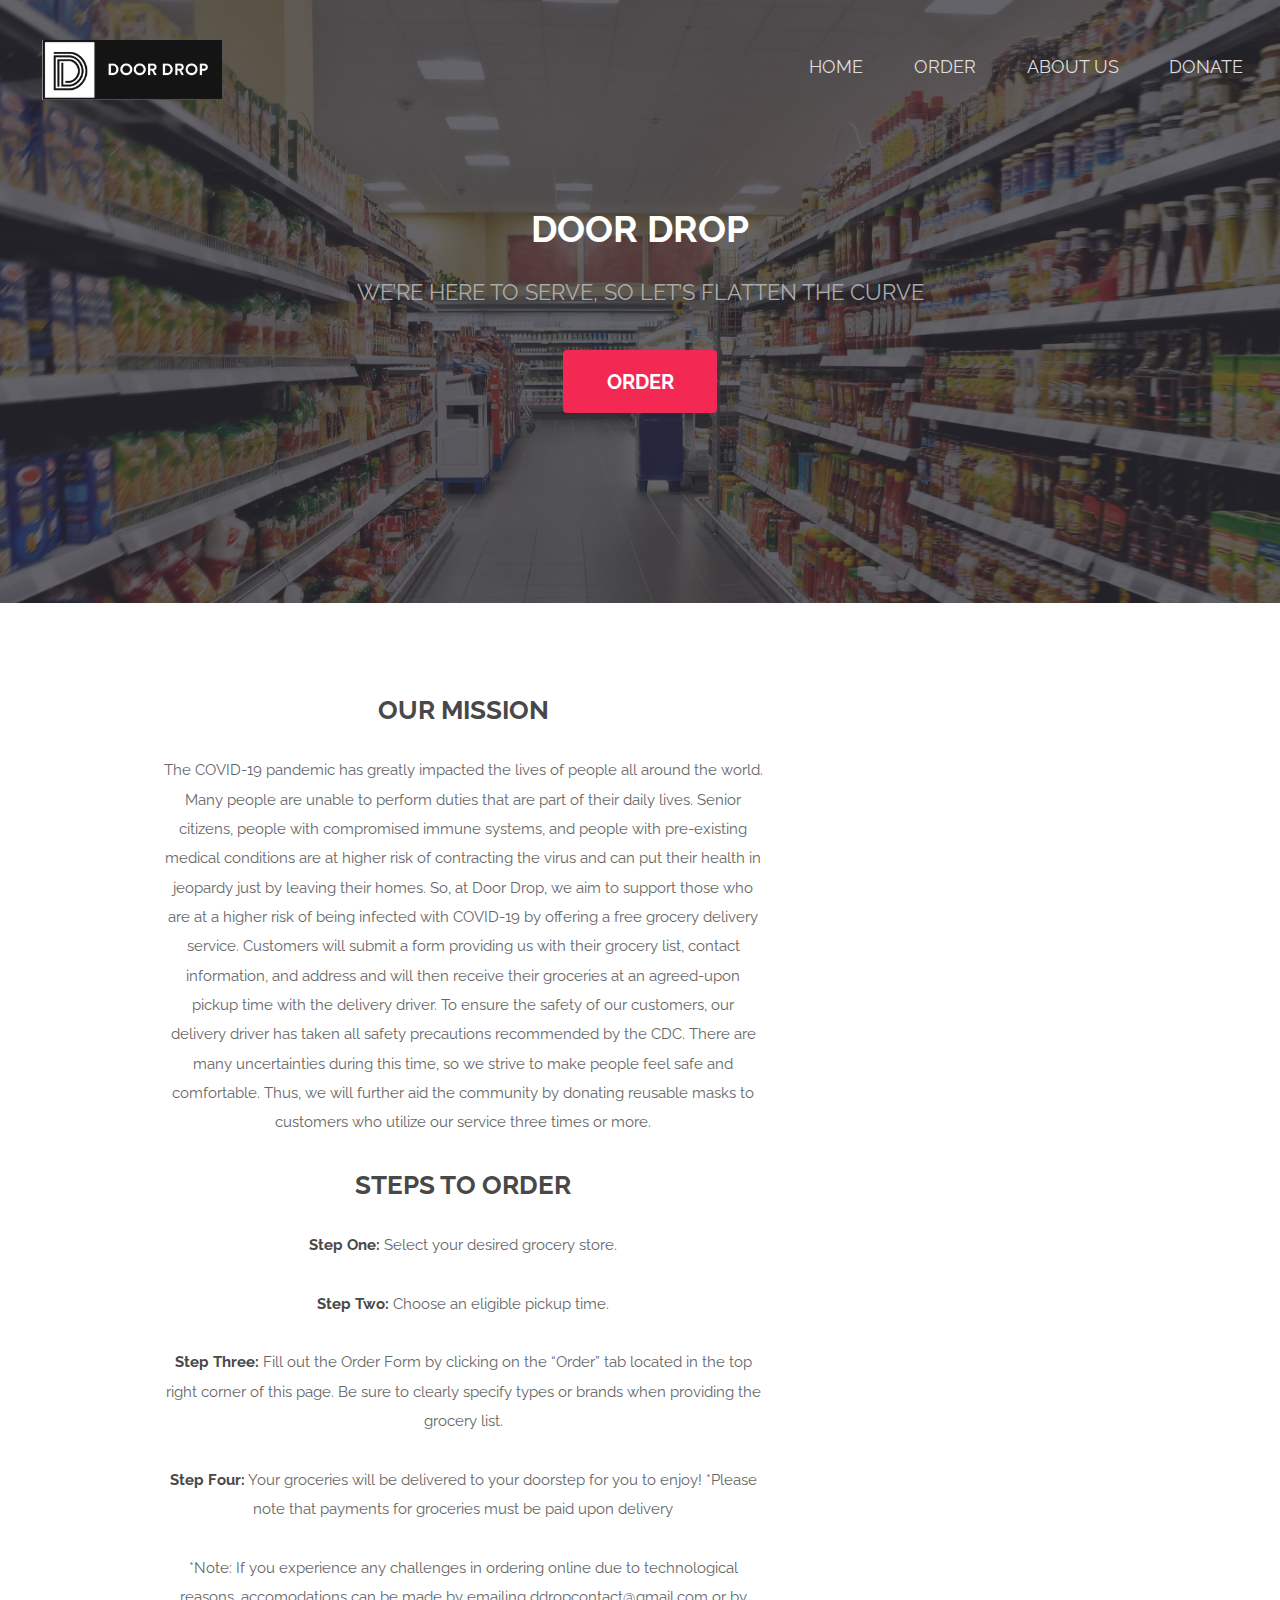
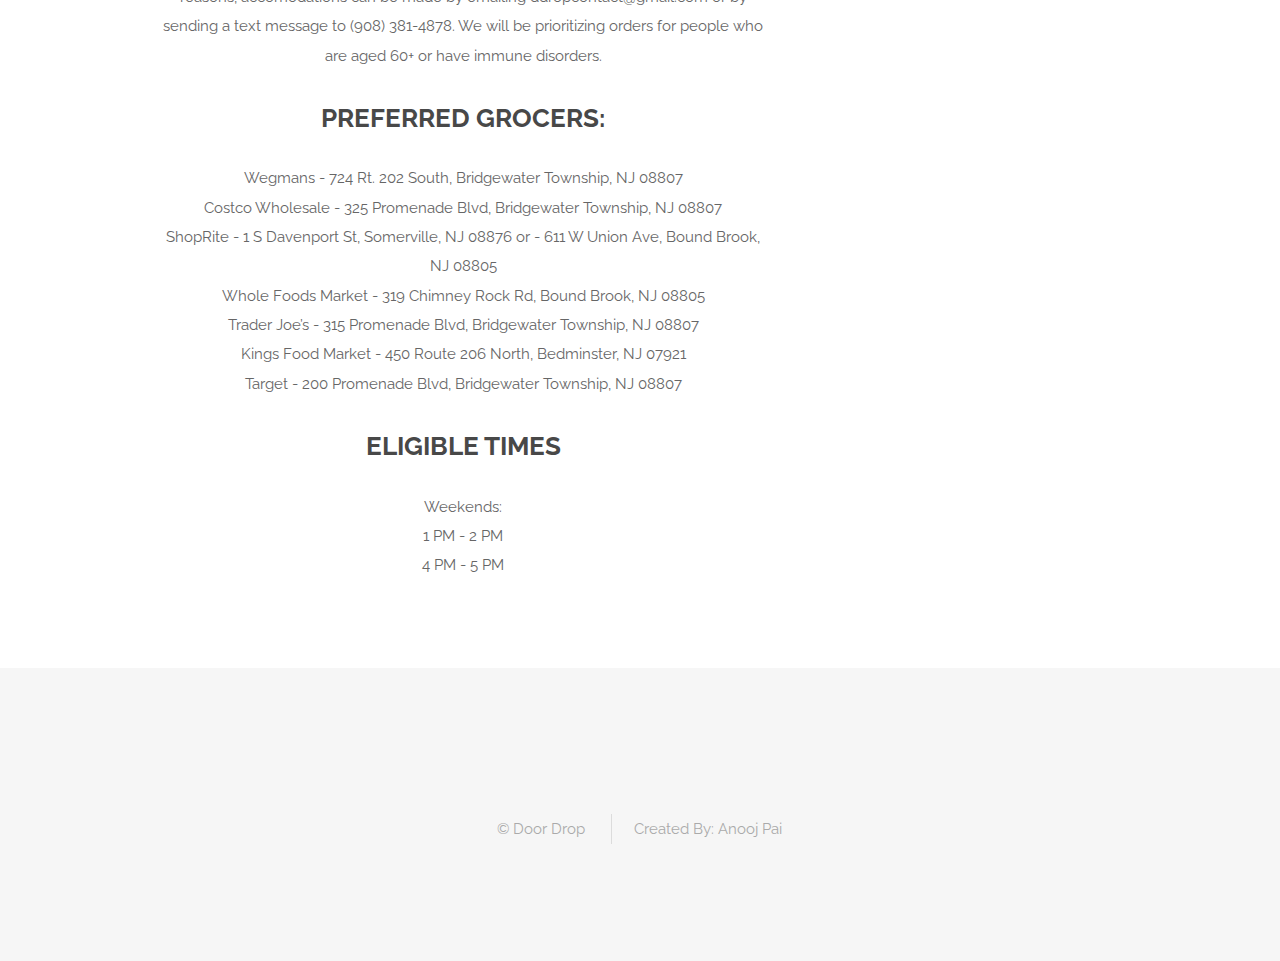
<file: index.html>
<!DOCTYPE HTML>

<html>
	<head>
		<title>Door Drop</title>
		<meta charset="utf-8" />
		<meta name="viewport" content="width=device-width, initial-scale=1" />
		<link rel="stylesheet" href="assets/css/main.css" />
	</head>
	<body class="landing">

		<!-- Header -->
			<header id="header" class="alt">
				<a  href="index.html" class="image logo"><img src="images/logo.png" alt="" style="height: 60% ; width: 60% "/></a>
				<nav id="nav">
					<ul>
						<li><a href="index.html">Home</a></li>
						<li><a href="order.html">Order</a></li>
						<li><a href="about.html">About Us</a></li>
						<li><a href="donation.html">Donate</a></li>
					</ul>
				</nav>
			</header>

			<a href="#menu" class="navPanelToggle"><span class="fa fa-bars"></span></a>

		<!-- Banner -->
			<section id="banner">
				<h2>Door Drop</h2>
				<p>We’re here to serve, so let’s flatten the curve </p>
				<ul class="actions">
					<li><a href="order.html" class="button special big">Order</a></li>
				</ul>
			</section>

			<!-- One -->
				<section id="one" class="wrapper style1">
					<div class="container 100%">
						<div class="row 200%">
							<div class="6u 12u$(small)">
								<header class="minor">

						</div>
						<center>
						<div class="column">
								<h2>Our Mission</h2>
								<p>The COVID-19 pandemic has greatly impacted the lives of people all around the world. Many people are unable to perform duties that are part of their daily lives. Senior citizens, people with compromised immune systems, and people with pre-existing medical conditions are at higher risk of contracting the virus and can put their health in jeopardy just by leaving their homes. So, at Door Drop, we aim to support those who are at a higher risk of being infected with COVID-19 by offering a free grocery delivery service. Customers will submit a form providing us with their grocery list, contact information, and address and will then receive their groceries at an agreed-upon pickup time with the delivery driver. To ensure the safety of our customers, our delivery driver has taken all safety precautions recommended by the CDC. There are many uncertainties during this time, so we strive to make people feel safe and comfortable. Thus, we will further aid the community by donating reusable masks to customers who utilize our service three times or more.

								</p>
						</div>
					</center>
						<center>
						<div class="column">
								<h2>Steps to Order</h2>
								<p>
<b> Step One: </b> Select your desired grocery store. <br />  <br />

<b> Step Two: </b> Choose an eligible pickup time.  <br />  <br />

<b> Step Three: </b>Fill out the Order Form by clicking on the “Order” tab located in the top right corner of this page. Be sure to clearly specify types or brands when providing the grocery list.
  <br />  <br />

<b> Step Four:</b>  Your groceries will be delivered to your doorstep for you to enjoy!
	      *Please note that payments for groceries must be paid upon delivery
  <br />  <br />

*Note: If you experience any challenges in ordering online due to technological reasons, accomodations can be made by emailing ddropcontact@gmail.com or by sending a text message to (908) 381-4878. We will be prioritizing orders for people who are aged 60+ or have immune disorders.


								</p>
						</div>
					</center>
					<center>
					<div class="column">
							<h2>Preferred Grocers:</h2>
							<p>Wegmans 
- 724 Rt. 202 South, Bridgewater Township, NJ 08807 <br />
Costco Wholesale
- 325 Promenade Blvd, Bridgewater Township, NJ 08807 <br />
ShopRite
- 1 S Davenport St, Somerville, NJ 08876 or - 611 W Union Ave, Bound Brook, NJ 08805 <br />
 Whole Foods Market
- 319 Chimney Rock Rd, Bound Brook, NJ 08805 <br />
Trader Joe’s
	- 315 Promenade Blvd, Bridgewater Township, NJ 08807 <br />
Kings Food Market
- 450 Route 206 North, Bedminster, NJ 07921 <br />
Target
	- 200 Promenade Blvd, Bridgewater Township, NJ 08807 

							</p>
					</div>
</center>
<center>
					<div class="column">
							<h2>Eligible Times</h2>
							<p>
								Weekends: </br>
								1 PM - 2 PM </br>
								4 PM - 5 PM</br>
								
							</p>
					</div>
					</center>
					</div>


				</section>

		<!-- Footer -->
			<footer id="footer">
				<div class="container">
					<ul class="copyright">
						<li>&copy; Door Drop</li>
						<li>Created By: <a href="http://templated.co">Anooj Pai</a></li>
					</ul>
				</div>
			</footer>

		<!-- Scripts -->
			<script src="assets/js/jquery.min.js"></script>
			<script src="assets/js/skel.min.js"></script>
			<script src="assets/js/util.js"></script>
			<script src="assets/js/main.js"></script>

	</body>
</html>
</file>
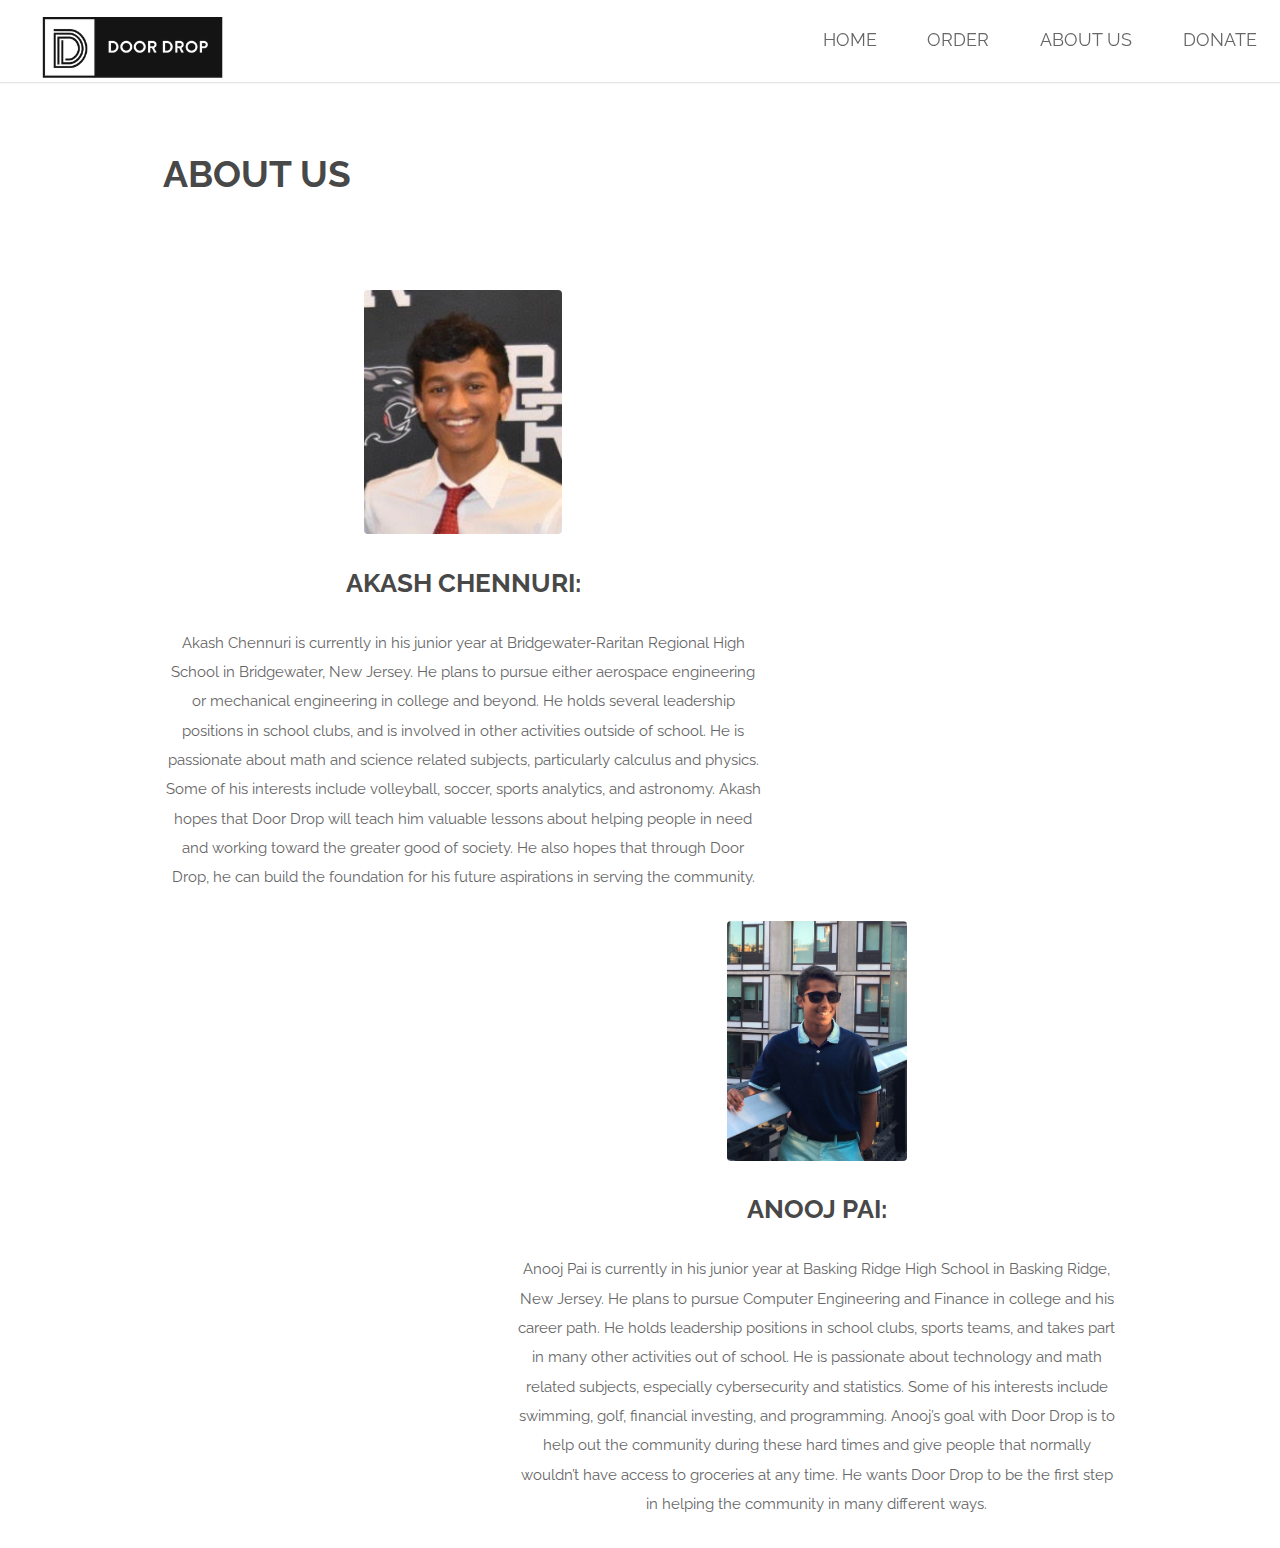
<file: about.html>
<!DOCTYPE HTML>

<html>
	<head>
		<title>About - Door Drop</title>
		<meta charset="utf-8" />
		<meta name="viewport" content="width=device-width, initial-scale=1" />
		<link rel="stylesheet" href="assets/css/main.css" />
	</head>
	<body>

		<!-- Header -->
			<header id="header">
				<a  href="index.html" class="image logo2"><img src="images/logo.png" alt="" style="height: 60% ; width: 60% "/></a>
				<nav id="nav">
					<ul>
						<li><a href="index.html">Home</a></li>
						<li><a href="order.html">Order</a></li>
						<li><a href="about.html">About Us</a></li>
						<li><a href="donation.html">Donate</a></li>
					</ul>
				</nav>
			</header>

			<a href="#menu" class="navPanelToggle"><span class="fa fa-bars"></span></a>

		<!-- Main -->
			<section id="main" class="wrapper">
				<div class="container">
					<header class="major special">
						<h2>About Us</h2>
					</header>

					<center>
					<div class="column">
						<a class="image fit"><img src="images/kash.jpg" alt="" style="height: 33% ; width: 33% "/></a>
							<h2>Akash Chennuri: </h2>
							<p>Akash Chennuri is currently in his junior year at Bridgewater-Raritan Regional High School in Bridgewater, New Jersey. He plans to pursue either aerospace engineering or mechanical engineering in college and beyond. He holds several leadership positions in school clubs, and is involved in other activities outside of school. He is passionate about math and science related subjects, particularly calculus and physics. Some of his interests include volleyball, soccer, sports analytics, and astronomy. Akash hopes that Door Drop will teach him valuable lessons about helping people in need and working toward the greater good of society. He also hopes that through Door Drop, he can build the foundation for his future aspirations in serving the community.</p>
							</p>
					</div>
				</center>
				<center>
					<div class="column2">
						<a class="image fit"><img src="images/anooj.jpg" alt="" style="height: 30% ; width: 30% "/></a>
							<h2>Anooj Pai: </h2>
							<p>Anooj Pai is currently in his junior year at Basking Ridge High School in Basking Ridge, New Jersey. He plans to pursue Computer Engineering and Finance in college and his career path. He holds leadership positions in school clubs, sports teams, and takes part in many other activities out of school. He is passionate about technology and math related subjects, especially cybersecurity and statistics. Some of his interests include swimming, golf, financial investing, and programming. Anooj’s goal with Door Drop is to help out the community during these hard times and give people that normally wouldn’t have access to groceries at any time. He wants Door Drop to be the first step in helping the community in many different ways.
							</p>
					</div>
				</center>
						</div>



			</section>


		<!-- Scripts -->
			<script src="assets/js/jquery.min.js"></script>
			<script src="assets/js/skel.min.js"></script>
			<script src="assets/js/util.js"></script>
			<script src="assets/js/main.js"></script>

	</body>
</html>
</file>
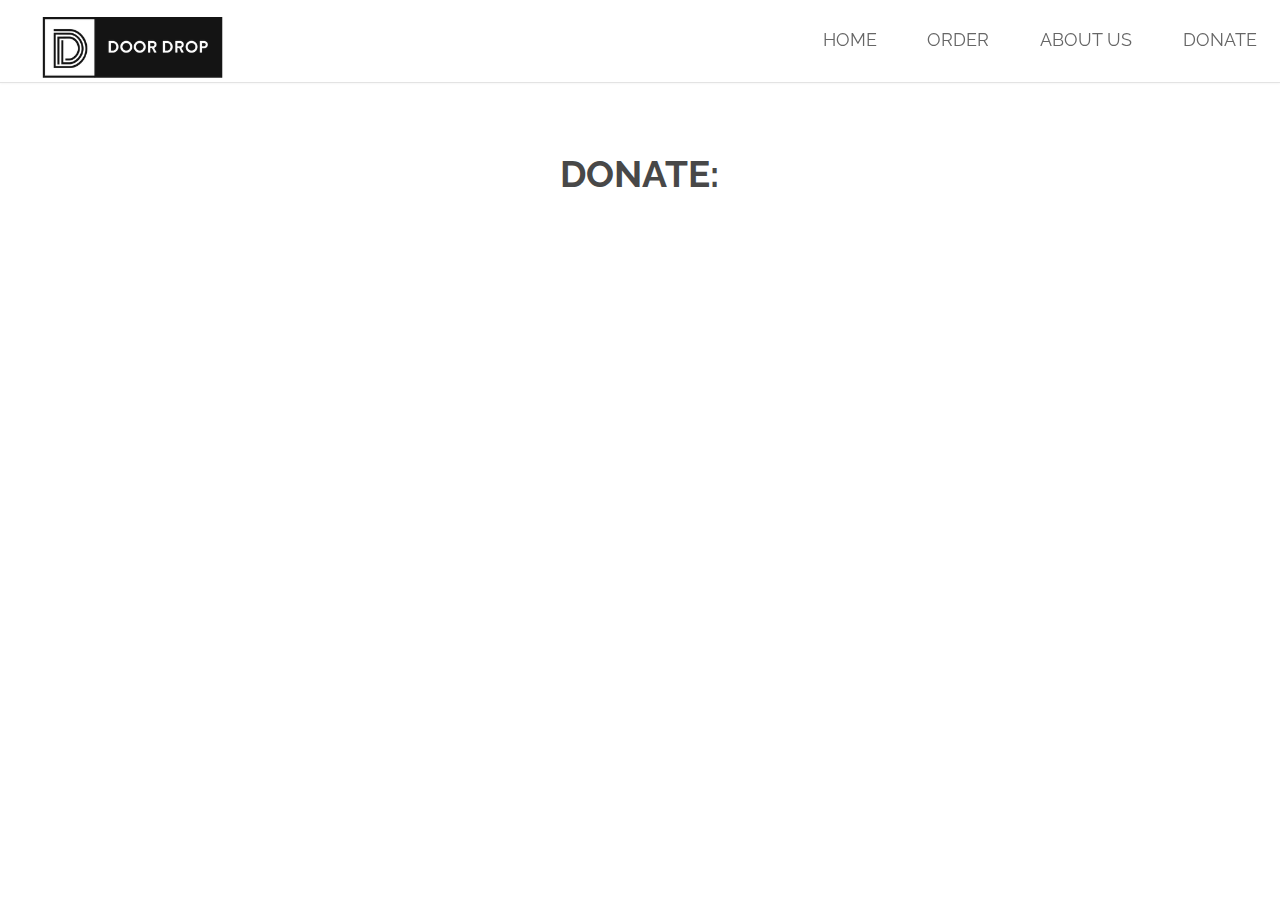
<file: donation.html>
<!DOCTYPE HTML>

<html>
	<head>
		<title>Donate - Door Drop</title>
		<meta charset="utf-8" />
		<meta name="viewport" content="width=device-width, initial-scale=1" />
		<link rel="stylesheet" href="assets/css/main.css" />
	</head>
	<body>

		<!-- Header -->
			<header id="header">
				<a  href="index.html" class="image logo2"><img src="images/logo.png" alt="" style="height: 60% ; width: 60% "/></a>
				<nav id="nav">
					<ul>
						<li><a href="index.html">Home</a></li>
						<li><a href="elements.html">Order</a></li>
						<li><a href="about.html">About Us</a></li>
						<li><a href="donation.html">Donate</a></li>
					</ul>
				</nav>
			</header>

			<a href="#menu" class="navPanelToggle"><span class="fa fa-bars"></span></a>

		<!-- Main -->
			<section id="main" class="wrapper">
				<div class="container">
					<header class="major special">
						<center>
						<h2>Donate:</h2>
					</center>
					</header>

						<center>
					<embed height="500px" width="100%" src="https://www.gofundme.com/f/door-drop-tips-amp-donations" type="text/html"></embed>
				</center>


		<!-- Scripts -->
			<script src="assets/js/jquery.min.js"></script>
			<script src="assets/js/skel.min.js"></script>
			<script src="assets/js/util.js"></script>
			<script src="assets/js/main.js"></script>


	</body>
</html>
</file>
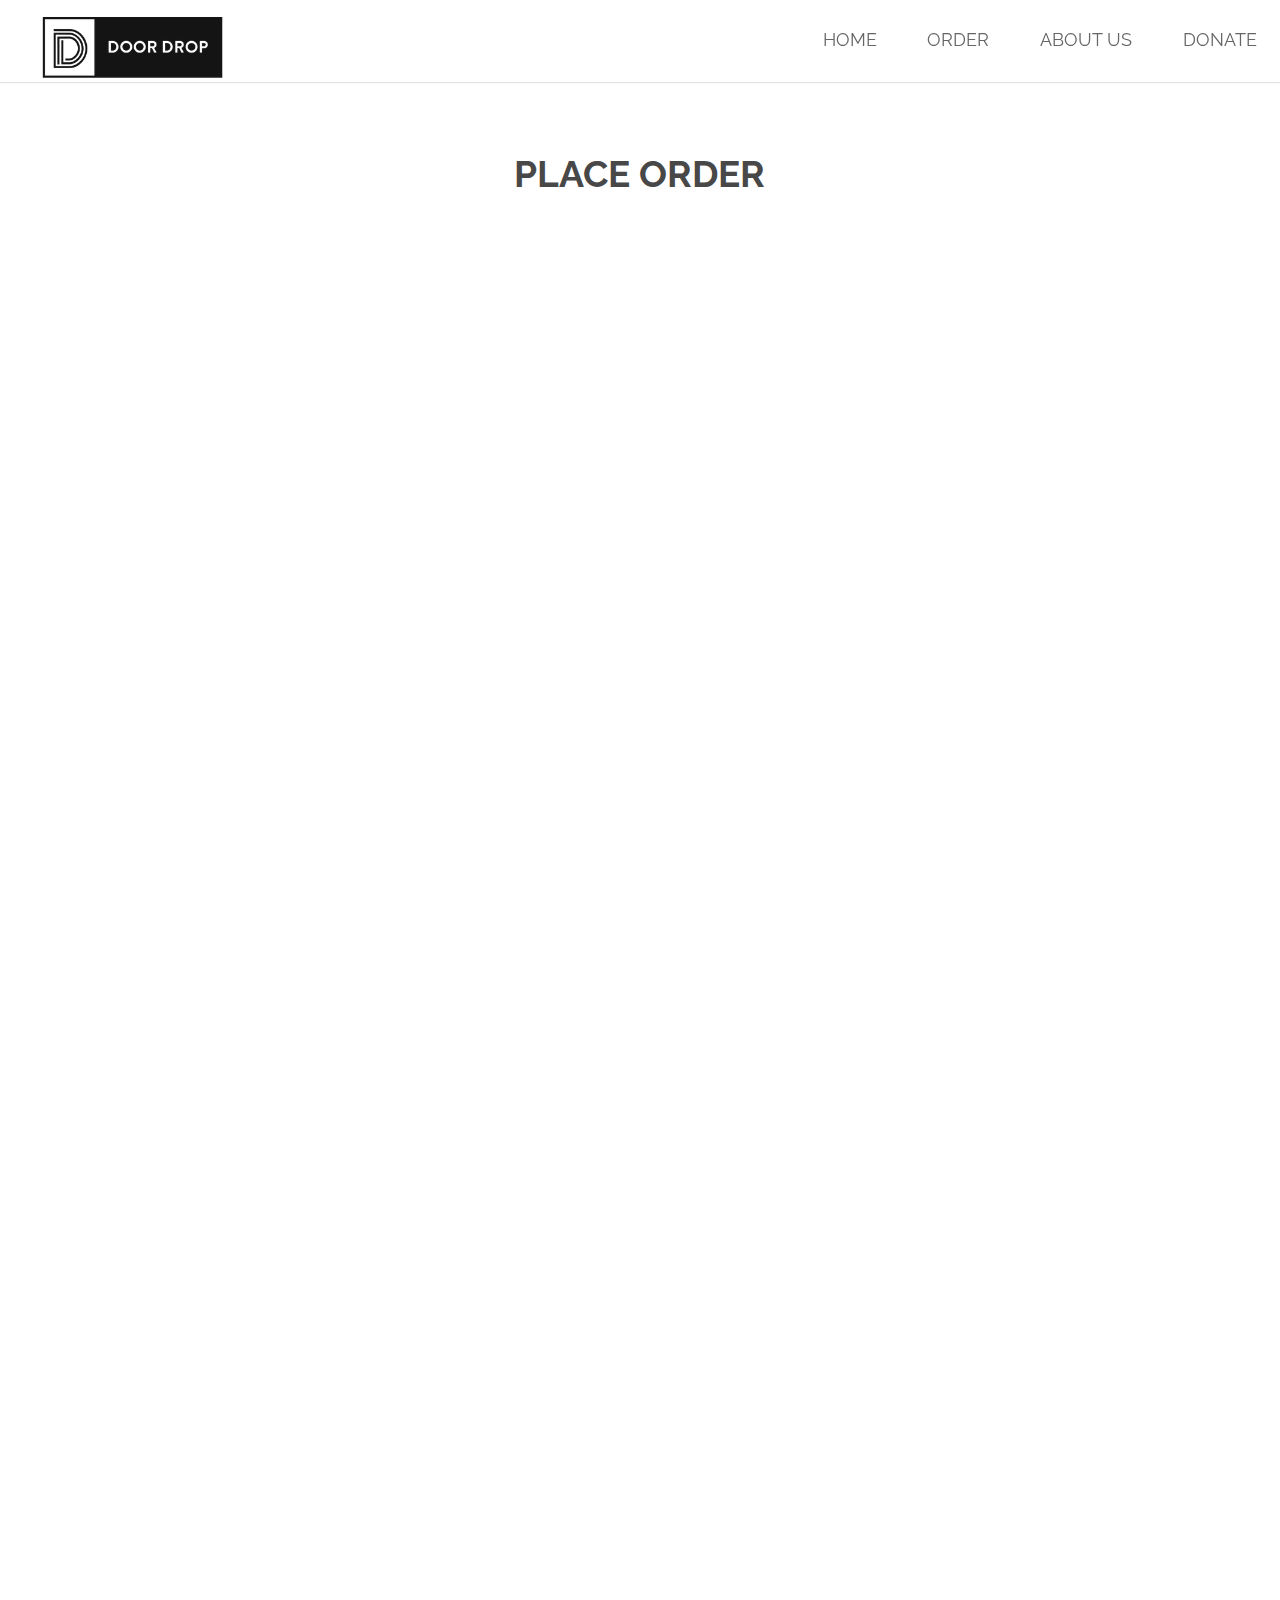
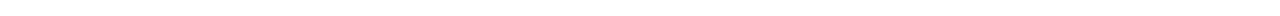
<file: order.html>
<!DOCTYPE HTML>

<html>
	<head>
		<title>Order - Door Drop</title>
		<meta charset="utf-8" />
		<meta name="viewport" content="width=device-width, initial-scale=1" />
		<link rel="stylesheet" href="assets/css/main.css" />
	</head>
	<body>

		<!-- Header -->
			<header id="header">
				<a  href="index.html" class="image logo2"><img src="images/logo.png" alt="" style="height: 60% ; width: 60% "/></a>
				<nav id="nav">
					<ul>
						<li><a href="index.html">Home</a></li>
						<li><a href="elements.html">Order</a></li>
						<li><a href="about.html">About Us</a></li>
						<li><a href="donation.html">Donate</a></li>
					</ul>
				</nav>
			</header>

			<a href="#menu" class="navPanelToggle"><span class="fa fa-bars"></span></a>

		<!-- Main -->
			<section id="main" class="wrapper">
				<div class="container">
					<header class="major special">
						<center>
						<h2>Place Order</h2>
					</center>
					</header>

						<center>
					<iframe src="https://docs.google.com/forms/d/e/1FAIpQLSeWFxS4ILHnZOul4ZWFOLtKa5EHZmjkNYTiNufgRbAPoO8VFw/viewform?embedded=true" width="640" height="1258" frameborder="0" marginheight="0" marginwidth="0">Loading…</iframe>
				</center>


		<!-- Scripts -->
			<script src="assets/js/jquery.min.js"></script>
			<script src="assets/js/skel.min.js"></script>
			<script src="assets/js/util.js"></script>
			<script src="assets/js/main.js"></script>


	</body>
</html>
</file>
<file: assets/css/main.css>
@import url(font-awesome.min.css);
@import url(https://fonts.googleapis.com/css?family=Raleway:400,700);

/*
	Spatial by TEMPLATED
	templated.co @templatedco
	Released for free under the Creative Commons Attribution 3.0 license (templated.co/license)
*/

/* Reset */

	html, body, div, span, applet, object, iframe, h1, h2, h3, h4, h5, h6, p, blockquote, pre, a, abbr, acronym, address, big, cite, code, del, dfn, em, img, ins, kbd, q, s, samp, small, strike, strong, sub, sup, tt, var, b, u, i, center, dl, dt, dd, ol, ul, li, fieldset, form, label, legend, table, caption, tbody, tfoot, thead, tr, th, td, article, aside, canvas, details, embed, figure, figcaption, footer, header, hgroup, menu, nav, output, ruby, section, summary, time, mark, audio, video {
		margin: 0;
		padding: 0;
		border: 0;
		font-size: 100%;
		font: inherit;
		vertical-align: baseline;
	}

	article, aside, details, figcaption, figure, footer, header, hgroup, menu, nav, section {
		display: block;
	}

	body {
		line-height: 1;
	}

	ol, ul {
		list-style: none;
	}

	blockquote, q {
		quotes: none;
	}

	blockquote:before, blockquote:after, q:before, q:after {
		content: '';
		content: none;
	}

	table {
		border-collapse: collapse;
		border-spacing: 0;
	}

	body {
		-webkit-text-size-adjust: none;
	}

	.column {
	     width:600px;
	     float:left
	}

	.column2 {
			 width:600px;
			 float:right
	}


/* Box Model */

	*, *:before, *:after {
		-moz-box-sizing: border-box;
		-webkit-box-sizing: border-box;
		box-sizing: border-box;
	}

/* Containers */

	.container {
		margin-left: auto;
		margin-right: auto;
	}

	.container.\31 25\25 {
		width: 100%;
		max-width: 100em;
		min-width: 80em;
	}

	.container.\37 5\25 {
		width: 60em;
	}

	.container.\35 0\25 {
		width: 40em;
	}

	.container.\32 5\25 {
		width: 20em;
	}

	.container {
		width: 80em;
	}

	@media screen and (max-width: 1680px) {

		.container.\31 25\25 {
			width: 100%;
			max-width: 100em;
			min-width: 80em;
		}

		.container.\37 5\25 {
			width: 60em;
		}

		.container.\35 0\25 {
			width: 40em;
		}

		.container.\32 5\25 {
			width: 20em;
		}

		.container {
			width: 80em;
		}

	}

	@media screen and (max-width: 1280px) {

		.container.\31 25\25 {
			width: 100%;
			max-width: 81.25em;
			min-width: 65em;
		}

		.container.\37 5\25 {
			width: 48.75em;
		}

		.container.\35 0\25 {
			width: 32.5em;
		}

		.container.\32 5\25 {
			width: 16.25em;
		}

		.container {
			width: 65em;
		}

	}

	@media screen and (max-width: 980px) {

		.container.\31 25\25 {
			width: 100%;
			max-width: 112.5%;
			min-width: 90%;
		}

		.container.\37 5\25 {
			width: 67.5%;
		}

		.container.\35 0\25 {
			width: 45%;
		}

		.container.\32 5\25 {
			width: 22.5%;
		}

		.container {
			width: 90%;
		}

	}

	@media screen and (max-width: 736px) {

		.container.\31 25\25 {
			width: 100%;
			max-width: 112.5%;
			min-width: 90%;
		}

		.container.\37 5\25 {
			width: 67.5%;
		}

		.container.\35 0\25 {
			width: 45%;
		}

		.container.\32 5\25 {
			width: 22.5%;
		}

		.container {
			width: 90% !important;
		}

	}

	@media screen and (max-width: 480px) {

		.container.\31 25\25 {
			width: 100%;
			max-width: 112.5%;
			min-width: 90%;
		}

		.container.\37 5\25 {
			width: 67.5%;
		}

		.container.\35 0\25 {
			width: 45%;
		}

		.container.\32 5\25 {
			width: 22.5%;
		}

		.container {
			width: 90% !important;
		}

	}

/* Grid */

	.row {
		border-bottom: solid 1px transparent;
		-moz-box-sizing: border-box;
		-webkit-box-sizing: border-box;
		box-sizing: border-box;
	}

	.row > * {
		float: left;
		-moz-box-sizing: border-box;
		-webkit-box-sizing: border-box;
		box-sizing: border-box;
	}

	.row:after, .row:before {
		content: '';
		display: block;
		clear: both;
		height: 0;
	}

	.row.uniform > * > :first-child {
		margin-top: 0;
	}

	.row.uniform > * > :last-child {
		margin-bottom: 0;
	}

	.row.\30 \25 > * {
		padding: 0 0 0 0em;
	}

	.row.\30 \25 {
		margin: 0 0 -1px 0em;
	}

	.row.uniform.\30 \25 > * {
		padding: 0em 0 0 0em;
	}

	.row.uniform.\30 \25 {
		margin: 0em 0 -1px 0em;
	}

	.row > * {
		padding: 0 0 0 2em;
	}

	.row {
		margin: 0 0 -1px -2em;
	}

	.row.uniform > * {
		padding: 2em 0 0 2em;
	}

	.row.uniform {
		margin: -2em 0 -1px -2em;
	}

	.row.\32 00\25 > * {
		padding: 0 0 0 4em;
	}

	.row.\32 00\25 {
		margin: 0 0 -1px -4em;
	}

	.row.uniform.\32 00\25 > * {
		padding: 4em 0 0 4em;
	}

	.row.uniform.\32 00\25 {
		margin: -4em 0 -1px -4em;
	}

	.row.\31 50\25 > * {
		padding: 0 0 0 3em;
	}

	.row.\31 50\25 {
		margin: 0 0 -1px -3em;
	}

	.row.uniform.\31 50\25 > * {
		padding: 3em 0 0 3em;
	}

	.row.uniform.\31 50\25 {
		margin: -3em 0 -1px -3em;
	}

	.row.\35 0\25 > * {
		padding: 0 0 0 1em;
	}

	.row.\35 0\25 {
		margin: 0 0 -1px -1em;
	}

	.row.uniform.\35 0\25 > * {
		padding: 1em 0 0 1em;
	}

	.row.uniform.\35 0\25 {
		margin: -1em 0 -1px -1em;
	}

	.row.\32 5\25 > * {
		padding: 0 0 0 0.5em;
	}

	.row.\32 5\25 {
		margin: 0 0 -1px -0.5em;
	}

	.row.uniform.\32 5\25 > * {
		padding: 0.5em 0 0 0.5em;
	}

	.row.uniform.\32 5\25 {
		margin: -0.5em 0 -1px -0.5em;
	}

	.\31 2u, .\31 2u\24 {
		width: 100%;
		clear: none;
		margin-left: 0;
	}

	.\31 1u, .\31 1u\24 {
		width: 91.6666666667%;
		clear: none;
		margin-left: 0;
	}

	.\31 0u, .\31 0u\24 {
		width: 83.3333333333%;
		clear: none;
		margin-left: 0;
	}

	.\39 u, .\39 u\24 {
		width: 75%;
		clear: none;
		margin-left: 0;
	}

	.\38 u, .\38 u\24 {
		width: 66.6666666667%;
		clear: none;
		margin-left: 0;
	}

	.\37 u, .\37 u\24 {
		width: 58.3333333333%;
		clear: none;
		margin-left: 0;
	}

	.\36 u, .\36 u\24 {
		width: 50%;
		clear: none;
		margin-left: 0;
	}

	.\35 u, .\35 u\24 {
		width: 41.6666666667%;
		clear: none;
		margin-left: 0;
	}

	.\34 u, .\34 u\24 {
		width: 33.3333333333%;
		clear: none;
		margin-left: 0;
	}

	.\33 u, .\33 u\24 {
		width: 25%;
		clear: none;
		margin-left: 0;
	}

	.\32 u, .\32 u\24 {
		width: 16.6666666667%;
		clear: none;
		margin-left: 0;
	}

	.\31 u, .\31 u\24 {
		width: 8.3333333333%;
		clear: none;
		margin-left: 0;
	}

	.\31 2u\24 + *,
	.\31 1u\24 + *,
	.\31 0u\24 + *,
	.\39 u\24 + *,
	.\38 u\24 + *,
	.\37 u\24 + *,
	.\36 u\24 + *,
	.\35 u\24 + *,
	.\34 u\24 + *,
	.\33 u\24 + *,
	.\32 u\24 + *,
	.\31 u\24 + * {
		clear: left;
	}

	.\-11u {
		margin-left: 91.66667%;
	}

	.\-10u {
		margin-left: 83.33333%;
	}

	.\-9u {
		margin-left: 75%;
	}

	.\-8u {
		margin-left: 66.66667%;
	}

	.\-7u {
		margin-left: 58.33333%;
	}

	.\-6u {
		margin-left: 50%;
	}

	.\-5u {
		margin-left: 41.66667%;
	}

	.\-4u {
		margin-left: 33.33333%;
	}

	.\-3u {
		margin-left: 25%;
	}

	.\-2u {
		margin-left: 16.66667%;
	}

	.\-1u {
		margin-left: 8.33333%;
	}

	@media screen and (max-width: 1680px) {

		.row > * {
			padding: 0 0 0 2em;
		}

		.row {
			margin: 0 0 -1px -2em;
		}

		.row.uniform > * {
			padding: 2em 0 0 2em;
		}

		.row.uniform {
			margin: -2em 0 -1px -2em;
		}

		.row.\32 00\25 > * {
			padding: 0 0 0 4em;
		}

		.row.\32 00\25 {
			margin: 0 0 -1px -4em;
		}

		.row.uniform.\32 00\25 > * {
			padding: 4em 0 0 4em;
		}

		.row.uniform.\32 00\25 {
			margin: -4em 0 -1px -4em;
		}

		.row.\31 50\25 > * {
			padding: 0 0 0 3em;
		}

		.row.\31 50\25 {
			margin: 0 0 -1px -3em;
		}

		.row.uniform.\31 50\25 > * {
			padding: 3em 0 0 3em;
		}

		.row.uniform.\31 50\25 {
			margin: -3em 0 -1px -3em;
		}

		.row.\35 0\25 > * {
			padding: 0 0 0 1em;
		}

		.row.\35 0\25 {
			margin: 0 0 -1px -1em;
		}

		.row.uniform.\35 0\25 > * {
			padding: 1em 0 0 1em;
		}

		.row.uniform.\35 0\25 {
			margin: -1em 0 -1px -1em;
		}

		.row.\32 5\25 > * {
			padding: 0 0 0 0.5em;
		}

		.row.\32 5\25 {
			margin: 0 0 -1px -0.5em;
		}

		.row.uniform.\32 5\25 > * {
			padding: 0.5em 0 0 0.5em;
		}

		.row.uniform.\32 5\25 {
			margin: -0.5em 0 -1px -0.5em;
		}

		.\31 2u\28xlarge\29, .\31 2u\24\28xlarge\29 {
			width: 100%;
			clear: none;
			margin-left: 0;
		}

		.\31 1u\28xlarge\29, .\31 1u\24\28xlarge\29 {
			width: 91.6666666667%;
			clear: none;
			margin-left: 0;
		}

		.\31 0u\28xlarge\29, .\31 0u\24\28xlarge\29 {
			width: 83.3333333333%;
			clear: none;
			margin-left: 0;
		}

		.\39 u\28xlarge\29, .\39 u\24\28xlarge\29 {
			width: 75%;
			clear: none;
			margin-left: 0;
		}

		.\38 u\28xlarge\29, .\38 u\24\28xlarge\29 {
			width: 66.6666666667%;
			clear: none;
			margin-left: 0;
		}

		.\37 u\28xlarge\29, .\37 u\24\28xlarge\29 {
			width: 58.3333333333%;
			clear: none;
			margin-left: 0;
		}

		.\36 u\28xlarge\29, .\36 u\24\28xlarge\29 {
			width: 50%;
			clear: none;
			margin-left: 0;
		}

		.\35 u\28xlarge\29, .\35 u\24\28xlarge\29 {
			width: 41.6666666667%;
			clear: none;
			margin-left: 0;
		}

		.\34 u\28xlarge\29, .\34 u\24\28xlarge\29 {
			width: 33.3333333333%;
			clear: none;
			margin-left: 0;
		}

		.\33 u\28xlarge\29, .\33 u\24\28xlarge\29 {
			width: 25%;
			clear: none;
			margin-left: 0;
		}

		.\32 u\28xlarge\29, .\32 u\24\28xlarge\29 {
			width: 16.6666666667%;
			clear: none;
			margin-left: 0;
		}

		.\31 u\28xlarge\29, .\31 u\24\28xlarge\29 {
			width: 8.3333333333%;
			clear: none;
			margin-left: 0;
		}

		.\31 2u\24\28xlarge\29 + *,
		.\31 1u\24\28xlarge\29 + *,
		.\31 0u\24\28xlarge\29 + *,
		.\39 u\24\28xlarge\29 + *,
		.\38 u\24\28xlarge\29 + *,
		.\37 u\24\28xlarge\29 + *,
		.\36 u\24\28xlarge\29 + *,
		.\35 u\24\28xlarge\29 + *,
		.\34 u\24\28xlarge\29 + *,
		.\33 u\24\28xlarge\29 + *,
		.\32 u\24\28xlarge\29 + *,
		.\31 u\24\28xlarge\29 + * {
			clear: left;
		}

		.\-11u\28xlarge\29 {
			margin-left: 91.66667%;
		}

		.\-10u\28xlarge\29 {
			margin-left: 83.33333%;
		}

		.\-9u\28xlarge\29 {
			margin-left: 75%;
		}

		.\-8u\28xlarge\29 {
			margin-left: 66.66667%;
		}

		.\-7u\28xlarge\29 {
			margin-left: 58.33333%;
		}

		.\-6u\28xlarge\29 {
			margin-left: 50%;
		}

		.\-5u\28xlarge\29 {
			margin-left: 41.66667%;
		}

		.\-4u\28xlarge\29 {
			margin-left: 33.33333%;
		}

		.\-3u\28xlarge\29 {
			margin-left: 25%;
		}

		.\-2u\28xlarge\29 {
			margin-left: 16.66667%;
		}

		.\-1u\28xlarge\29 {
			margin-left: 8.33333%;
		}

	}

	@media screen and (max-width: 1280px) {

		.row > * {
			padding: 0 0 0 1.5em;
		}

		.row {
			margin: 0 0 -1px -1.5em;
		}

		.row.uniform > * {
			padding: 1.5em 0 0 1.5em;
		}

		.row.uniform {
			margin: -1.5em 0 -1px -1.5em;
		}

		.row.\32 00\25 > * {
			padding: 0 0 0 3em;
		}

		.row.\32 00\25 {
			margin: 0 0 -1px -3em;
		}

		.row.uniform.\32 00\25 > * {
			padding: 3em 0 0 3em;
		}

		.row.uniform.\32 00\25 {
			margin: -3em 0 -1px -3em;
		}

		.row.\31 50\25 > * {
			padding: 0 0 0 2.25em;
		}

		.row.\31 50\25 {
			margin: 0 0 -1px -2.25em;
		}

		.row.uniform.\31 50\25 > * {
			padding: 2.25em 0 0 2.25em;
		}

		.row.uniform.\31 50\25 {
			margin: -2.25em 0 -1px -2.25em;
		}

		.row.\35 0\25 > * {
			padding: 0 0 0 0.75em;
		}

		.row.\35 0\25 {
			margin: 0 0 -1px -0.75em;
		}

		.row.uniform.\35 0\25 > * {
			padding: 0.75em 0 0 0.75em;
		}

		.row.uniform.\35 0\25 {
			margin: -0.75em 0 -1px -0.75em;
		}

		.row.\32 5\25 > * {
			padding: 0 0 0 0.375em;
		}

		.row.\32 5\25 {
			margin: 0 0 -1px -0.375em;
		}

		.row.uniform.\32 5\25 > * {
			padding: 0.375em 0 0 0.375em;
		}

		.row.uniform.\32 5\25 {
			margin: -0.375em 0 -1px -0.375em;
		}

		.\31 2u\28large\29, .\31 2u\24\28large\29 {
			width: 100%;
			clear: none;
			margin-left: 0;
		}

		.\31 1u\28large\29, .\31 1u\24\28large\29 {
			width: 91.6666666667%;
			clear: none;
			margin-left: 0;
		}

		.\31 0u\28large\29, .\31 0u\24\28large\29 {
			width: 83.3333333333%;
			clear: none;
			margin-left: 0;
		}

		.\39 u\28large\29, .\39 u\24\28large\29 {
			width: 75%;
			clear: none;
			margin-left: 0;
		}

		.\38 u\28large\29, .\38 u\24\28large\29 {
			width: 66.6666666667%;
			clear: none;
			margin-left: 0;
		}

		.\37 u\28large\29, .\37 u\24\28large\29 {
			width: 58.3333333333%;
			clear: none;
			margin-left: 0;
		}

		.\36 u\28large\29, .\36 u\24\28large\29 {
			width: 50%;
			clear: none;
			margin-left: 0;
		}

		.\35 u\28large\29, .\35 u\24\28large\29 {
			width: 41.6666666667%;
			clear: none;
			margin-left: 0;
		}

		.\34 u\28large\29, .\34 u\24\28large\29 {
			width: 33.3333333333%;
			clear: none;
			margin-left: 0;
		}

		.\33 u\28large\29, .\33 u\24\28large\29 {
			width: 25%;
			clear: none;
			margin-left: 0;
		}

		.\32 u\28large\29, .\32 u\24\28large\29 {
			width: 16.6666666667%;
			clear: none;
			margin-left: 0;
		}

		.\31 u\28large\29, .\31 u\24\28large\29 {
			width: 8.3333333333%;
			clear: none;
			margin-left: 0;
		}

		.\31 2u\24\28large\29 + *,
		.\31 1u\24\28large\29 + *,
		.\31 0u\24\28large\29 + *,
		.\39 u\24\28large\29 + *,
		.\38 u\24\28large\29 + *,
		.\37 u\24\28large\29 + *,
		.\36 u\24\28large\29 + *,
		.\35 u\24\28large\29 + *,
		.\34 u\24\28large\29 + *,
		.\33 u\24\28large\29 + *,
		.\32 u\24\28large\29 + *,
		.\31 u\24\28large\29 + * {
			clear: left;
		}

		.\-11u\28large\29 {
			margin-left: 91.66667%;
		}

		.\-10u\28large\29 {
			margin-left: 83.33333%;
		}

		.\-9u\28large\29 {
			margin-left: 75%;
		}

		.\-8u\28large\29 {
			margin-left: 66.66667%;
		}

		.\-7u\28large\29 {
			margin-left: 58.33333%;
		}

		.\-6u\28large\29 {
			margin-left: 50%;
		}

		.\-5u\28large\29 {
			margin-left: 41.66667%;
		}

		.\-4u\28large\29 {
			margin-left: 33.33333%;
		}

		.\-3u\28large\29 {
			margin-left: 25%;
		}

		.\-2u\28large\29 {
			margin-left: 16.66667%;
		}

		.\-1u\28large\29 {
			margin-left: 8.33333%;
		}

	}

	@media screen and (max-width: 980px) {

		.row > * {
			padding: 0 0 0 1.5em;
		}

		.row {
			margin: 0 0 -1px -1.5em;
		}

		.row.uniform > * {
			padding: 1.5em 0 0 1.5em;
		}

		.row.uniform {
			margin: -1.5em 0 -1px -1.5em;
		}

		.row.\32 00\25 > * {
			padding: 0 0 0 3em;
		}

		.row.\32 00\25 {
			margin: 0 0 -1px -3em;
		}

		.row.uniform.\32 00\25 > * {
			padding: 3em 0 0 3em;
		}

		.row.uniform.\32 00\25 {
			margin: -3em 0 -1px -3em;
		}

		.row.\31 50\25 > * {
			padding: 0 0 0 2.25em;
		}

		.row.\31 50\25 {
			margin: 0 0 -1px -2.25em;
		}

		.row.uniform.\31 50\25 > * {
			padding: 2.25em 0 0 2.25em;
		}

		.row.uniform.\31 50\25 {
			margin: -2.25em 0 -1px -2.25em;
		}

		.row.\35 0\25 > * {
			padding: 0 0 0 0.75em;
		}

		.row.\35 0\25 {
			margin: 0 0 -1px -0.75em;
		}

		.row.uniform.\35 0\25 > * {
			padding: 0.75em 0 0 0.75em;
		}

		.row.uniform.\35 0\25 {
			margin: -0.75em 0 -1px -0.75em;
		}

		.row.\32 5\25 > * {
			padding: 0 0 0 0.375em;
		}

		.row.\32 5\25 {
			margin: 0 0 -1px -0.375em;
		}

		.row.uniform.\32 5\25 > * {
			padding: 0.375em 0 0 0.375em;
		}

		.row.uniform.\32 5\25 {
			margin: -0.375em 0 -1px -0.375em;
		}

		.\31 2u\28medium\29, .\31 2u\24\28medium\29 {
			width: 100%;
			clear: none;
			margin-left: 0;
		}

		.\31 1u\28medium\29, .\31 1u\24\28medium\29 {
			width: 91.6666666667%;
			clear: none;
			margin-left: 0;
		}

		.\31 0u\28medium\29, .\31 0u\24\28medium\29 {
			width: 83.3333333333%;
			clear: none;
			margin-left: 0;
		}

		.\39 u\28medium\29, .\39 u\24\28medium\29 {
			width: 75%;
			clear: none;
			margin-left: 0;
		}

		.\38 u\28medium\29, .\38 u\24\28medium\29 {
			width: 66.6666666667%;
			clear: none;
			margin-left: 0;
		}

		.\37 u\28medium\29, .\37 u\24\28medium\29 {
			width: 58.3333333333%;
			clear: none;
			margin-left: 0;
		}

		.\36 u\28medium\29, .\36 u\24\28medium\29 {
			width: 50%;
			clear: none;
			margin-left: 0;
		}

		.\35 u\28medium\29, .\35 u\24\28medium\29 {
			width: 41.6666666667%;
			clear: none;
			margin-left: 0;
		}

		.\34 u\28medium\29, .\34 u\24\28medium\29 {
			width: 33.3333333333%;
			clear: none;
			margin-left: 0;
		}

		.\33 u\28medium\29, .\33 u\24\28medium\29 {
			width: 25%;
			clear: none;
			margin-left: 0;
		}

		.\32 u\28medium\29, .\32 u\24\28medium\29 {
			width: 16.6666666667%;
			clear: none;
			margin-left: 0;
		}

		.\31 u\28medium\29, .\31 u\24\28medium\29 {
			width: 8.3333333333%;
			clear: none;
			margin-left: 0;
		}

		.\31 2u\24\28medium\29 + *,
		.\31 1u\24\28medium\29 + *,
		.\31 0u\24\28medium\29 + *,
		.\39 u\24\28medium\29 + *,
		.\38 u\24\28medium\29 + *,
		.\37 u\24\28medium\29 + *,
		.\36 u\24\28medium\29 + *,
		.\35 u\24\28medium\29 + *,
		.\34 u\24\28medium\29 + *,
		.\33 u\24\28medium\29 + *,
		.\32 u\24\28medium\29 + *,
		.\31 u\24\28medium\29 + * {
			clear: left;
		}

		.\-11u\28medium\29 {
			margin-left: 91.66667%;
		}

		.\-10u\28medium\29 {
			margin-left: 83.33333%;
		}

		.\-9u\28medium\29 {
			margin-left: 75%;
		}

		.\-8u\28medium\29 {
			margin-left: 66.66667%;
		}

		.\-7u\28medium\29 {
			margin-left: 58.33333%;
		}

		.\-6u\28medium\29 {
			margin-left: 50%;
		}

		.\-5u\28medium\29 {
			margin-left: 41.66667%;
		}

		.\-4u\28medium\29 {
			margin-left: 33.33333%;
		}

		.\-3u\28medium\29 {
			margin-left: 25%;
		}

		.\-2u\28medium\29 {
			margin-left: 16.66667%;
		}

		.\-1u\28medium\29 {
			margin-left: 8.33333%;
		}

	}

	@media screen and (max-width: 736px) {

		.row > * {
			padding: 0 0 0 1.25em;
		}

		.row {
			margin: 0 0 -1px -1.25em;
		}

		.row.uniform > * {
			padding: 1.25em 0 0 1.25em;
		}

		.row.uniform {
			margin: -1.25em 0 -1px -1.25em;
		}

		.row.\32 00\25 > * {
			padding: 0 0 0 2.5em;
		}

		.row.\32 00\25 {
			margin: 0 0 -1px -2.5em;
		}

		.row.uniform.\32 00\25 > * {
			padding: 2.5em 0 0 2.5em;
		}

		.row.uniform.\32 00\25 {
			margin: -2.5em 0 -1px -2.5em;
		}

		.row.\31 50\25 > * {
			padding: 0 0 0 1.875em;
		}

		.row.\31 50\25 {
			margin: 0 0 -1px -1.875em;
		}

		.row.uniform.\31 50\25 > * {
			padding: 1.875em 0 0 1.875em;
		}

		.row.uniform.\31 50\25 {
			margin: -1.875em 0 -1px -1.875em;
		}

		.row.\35 0\25 > * {
			padding: 0 0 0 0.625em;
		}

		.row.\35 0\25 {
			margin: 0 0 -1px -0.625em;
		}

		.row.uniform.\35 0\25 > * {
			padding: 0.625em 0 0 0.625em;
		}

		.row.uniform.\35 0\25 {
			margin: -0.625em 0 -1px -0.625em;
		}

		.row.\32 5\25 > * {
			padding: 0 0 0 0.3125em;
		}

		.row.\32 5\25 {
			margin: 0 0 -1px -0.3125em;
		}

		.row.uniform.\32 5\25 > * {
			padding: 0.3125em 0 0 0.3125em;
		}

		.row.uniform.\32 5\25 {
			margin: -0.3125em 0 -1px -0.3125em;
		}

		.\31 2u\28small\29, .\31 2u\24\28small\29 {
			width: 100%;
			clear: none;
			margin-left: 0;
		}

		.\31 1u\28small\29, .\31 1u\24\28small\29 {
			width: 91.6666666667%;
			clear: none;
			margin-left: 0;
		}

		.\31 0u\28small\29, .\31 0u\24\28small\29 {
			width: 83.3333333333%;
			clear: none;
			margin-left: 0;
		}

		.\39 u\28small\29, .\39 u\24\28small\29 {
			width: 75%;
			clear: none;
			margin-left: 0;
		}

		.\38 u\28small\29, .\38 u\24\28small\29 {
			width: 66.6666666667%;
			clear: none;
			margin-left: 0;
		}

		.\37 u\28small\29, .\37 u\24\28small\29 {
			width: 58.3333333333%;
			clear: none;
			margin-left: 0;
		}

		.\36 u\28small\29, .\36 u\24\28small\29 {
			width: 50%;
			clear: none;
			margin-left: 0;
		}

		.\35 u\28small\29, .\35 u\24\28small\29 {
			width: 41.6666666667%;
			clear: none;
			margin-left: 0;
		}

		.\34 u\28small\29, .\34 u\24\28small\29 {
			width: 33.3333333333%;
			clear: none;
			margin-left: 0;
		}

		.\33 u\28small\29, .\33 u\24\28small\29 {
			width: 25%;
			clear: none;
			margin-left: 0;
		}

		.\32 u\28small\29, .\32 u\24\28small\29 {
			width: 16.6666666667%;
			clear: none;
			margin-left: 0;
		}

		.\31 u\28small\29, .\31 u\24\28small\29 {
			width: 8.3333333333%;
			clear: none;
			margin-left: 0;
		}

		.\31 2u\24\28small\29 + *,
		.\31 1u\24\28small\29 + *,
		.\31 0u\24\28small\29 + *,
		.\39 u\24\28small\29 + *,
		.\38 u\24\28small\29 + *,
		.\37 u\24\28small\29 + *,
		.\36 u\24\28small\29 + *,
		.\35 u\24\28small\29 + *,
		.\34 u\24\28small\29 + *,
		.\33 u\24\28small\29 + *,
		.\32 u\24\28small\29 + *,
		.\31 u\24\28small\29 + * {
			clear: left;
		}

		.\-11u\28small\29 {
			margin-left: 91.66667%;
		}

		.\-10u\28small\29 {
			margin-left: 83.33333%;
		}

		.\-9u\28small\29 {
			margin-left: 75%;
		}

		.\-8u\28small\29 {
			margin-left: 66.66667%;
		}

		.\-7u\28small\29 {
			margin-left: 58.33333%;
		}

		.\-6u\28small\29 {
			margin-left: 50%;
		}

		.\-5u\28small\29 {
			margin-left: 41.66667%;
		}

		.\-4u\28small\29 {
			margin-left: 33.33333%;
		}

		.\-3u\28small\29 {
			margin-left: 25%;
		}

		.\-2u\28small\29 {
			margin-left: 16.66667%;
		}

		.\-1u\28small\29 {
			margin-left: 8.33333%;
		}

	}

	@media screen and (max-width: 480px) {

		.row > * {
			padding: 0 0 0 1.25em;
		}

		.row {
			margin: 0 0 -1px -1.25em;
		}

		.row.uniform > * {
			padding: 1.25em 0 0 1.25em;
		}

		.row.uniform {
			margin: -1.25em 0 -1px -1.25em;
		}

		.row.\32 00\25 > * {
			padding: 0 0 0 2.5em;
		}

		.row.\32 00\25 {
			margin: 0 0 -1px -2.5em;
		}

		.row.uniform.\32 00\25 > * {
			padding: 2.5em 0 0 2.5em;
		}

		.row.uniform.\32 00\25 {
			margin: -2.5em 0 -1px -2.5em;
		}

		.row.\31 50\25 > * {
			padding: 0 0 0 1.875em;
		}

		.row.\31 50\25 {
			margin: 0 0 -1px -1.875em;
		}

		.row.uniform.\31 50\25 > * {
			padding: 1.875em 0 0 1.875em;
		}

		.row.uniform.\31 50\25 {
			margin: -1.875em 0 -1px -1.875em;
		}

		.row.\35 0\25 > * {
			padding: 0 0 0 0.625em;
		}

		.row.\35 0\25 {
			margin: 0 0 -1px -0.625em;
		}

		.row.uniform.\35 0\25 > * {
			padding: 0.625em 0 0 0.625em;
		}

		.row.uniform.\35 0\25 {
			margin: -0.625em 0 -1px -0.625em;
		}

		.row.\32 5\25 > * {
			padding: 0 0 0 0.3125em;
		}

		.row.\32 5\25 {
			margin: 0 0 -1px -0.3125em;
		}

		.row.uniform.\32 5\25 > * {
			padding: 0.3125em 0 0 0.3125em;
		}

		.row.uniform.\32 5\25 {
			margin: -0.3125em 0 -1px -0.3125em;
		}

		.\31 2u\28xsmall\29, .\31 2u\24\28xsmall\29 {
			width: 100%;
			clear: none;
			margin-left: 0;
		}

		.\31 1u\28xsmall\29, .\31 1u\24\28xsmall\29 {
			width: 91.6666666667%;
			clear: none;
			margin-left: 0;
		}

		.\31 0u\28xsmall\29, .\31 0u\24\28xsmall\29 {
			width: 83.3333333333%;
			clear: none;
			margin-left: 0;
		}

		.\39 u\28xsmall\29, .\39 u\24\28xsmall\29 {
			width: 75%;
			clear: none;
			margin-left: 0;
		}

		.\38 u\28xsmall\29, .\38 u\24\28xsmall\29 {
			width: 66.6666666667%;
			clear: none;
			margin-left: 0;
		}

		.\37 u\28xsmall\29, .\37 u\24\28xsmall\29 {
			width: 58.3333333333%;
			clear: none;
			margin-left: 0;
		}

		.\36 u\28xsmall\29, .\36 u\24\28xsmall\29 {
			width: 50%;
			clear: none;
			margin-left: 0;
		}

		.\35 u\28xsmall\29, .\35 u\24\28xsmall\29 {
			width: 41.6666666667%;
			clear: none;
			margin-left: 0;
		}

		.\34 u\28xsmall\29, .\34 u\24\28xsmall\29 {
			width: 33.3333333333%;
			clear: none;
			margin-left: 0;
		}

		.\33 u\28xsmall\29, .\33 u\24\28xsmall\29 {
			width: 25%;
			clear: none;
			margin-left: 0;
		}

		.\32 u\28xsmall\29, .\32 u\24\28xsmall\29 {
			width: 16.6666666667%;
			clear: none;
			margin-left: 0;
		}

		.\31 u\28xsmall\29, .\31 u\24\28xsmall\29 {
			width: 8.3333333333%;
			clear: none;
			margin-left: 0;
		}

		.\31 2u\24\28xsmall\29 + *,
		.\31 1u\24\28xsmall\29 + *,
		.\31 0u\24\28xsmall\29 + *,
		.\39 u\24\28xsmall\29 + *,
		.\38 u\24\28xsmall\29 + *,
		.\37 u\24\28xsmall\29 + *,
		.\36 u\24\28xsmall\29 + *,
		.\35 u\24\28xsmall\29 + *,
		.\34 u\24\28xsmall\29 + *,
		.\33 u\24\28xsmall\29 + *,
		.\32 u\24\28xsmall\29 + *,
		.\31 u\24\28xsmall\29 + * {
			clear: left;
		}

		.\-11u\28xsmall\29 {
			margin-left: 91.66667%;
		}

		.\-10u\28xsmall\29 {
			margin-left: 83.33333%;
		}

		.\-9u\28xsmall\29 {
			margin-left: 75%;
		}

		.\-8u\28xsmall\29 {
			margin-left: 66.66667%;
		}

		.\-7u\28xsmall\29 {
			margin-left: 58.33333%;
		}

		.\-6u\28xsmall\29 {
			margin-left: 50%;
		}

		.\-5u\28xsmall\29 {
			margin-left: 41.66667%;
		}

		.\-4u\28xsmall\29 {
			margin-left: 33.33333%;
		}

		.\-3u\28xsmall\29 {
			margin-left: 25%;
		}

		.\-2u\28xsmall\29 {
			margin-left: 16.66667%;
		}

		.\-1u\28xsmall\29 {
			margin-left: 8.33333%;
		}

	}

/* Basic */

	@-ms-viewport {
		width: device-width;
	}

	body {
		-ms-overflow-style: scrollbar;
	}

	@media screen and (max-width: 480px) {

		html, body {
			min-width: 320px;
		}

	}

	body {
		background: #fff;
		padding-top: 6em;
	}

		body.landing {
			padding-top: 0 !important;
		}

		@media screen and (max-width: 980px) {

			body {
				padding-top: 2em;
			}

		}

		body.is-loading *, body.is-loading *:before, body.is-loading *:after {
			-moz-animation: none !important;
			-webkit-animation: none !important;
			-ms-animation: none !important;
			animation: none !important;
			-moz-transition: none !important;
			-webkit-transition: none !important;
			-ms-transition: none !important;
			transition: none !important;
		}

/* Type */

	body {
		background-color: #fff;
		color: #666;
	}

	body, input, select, textarea {
		font-family: "Raleway", Arial, Helvetica, sans-serif;
		font-size: 13pt;
		font-weight: 400;
		line-height: 2em;
	}

		@media screen and (max-width: 1680px) {

			body, input, select, textarea {
				font-size: 11pt;
			}

		}

		@media screen and (max-width: 1280px) {

			body, input, select, textarea {
				font-size: 11pt;
			}

		}

		@media screen and (max-width: 980px) {

			body, input, select, textarea {
				font-size: 12pt;
			}

		}

		@media screen and (max-width: 736px) {

			body, input, select, textarea {
				font-size: 12pt;
			}

		}

		@media screen and (max-width: 480px) {

			body, input, select, textarea {
				font-size: 12pt;
			}

		}

	a {
		text-decoration: underline;
		color: #f32853;
	}

		a:hover {
			text-decoration: none;
		}

	strong, b {
		color: #484848;
		font-weight: 700;
	}

	em, i {
		font-style: italic;
	}

	p {
		margin: 0 0 2em 0;
	}

	h1, h2, h3, h4, h5, h6 {
		color: #484848;
		font-weight: 700;
		line-height: 1em;
		margin: 0 0 1em 0;
		text-transform: uppercase;
	}

		h1 a, h2 a, h3 a, h4 a, h5 a, h6 a {
			color: inherit;
			text-decoration: none;
		}

	h2 {
		font-size: 1.75em;
		line-height: 1.5em;
	}

	h3 {
		font-size: 1.35em;
		line-height: 1.5em;
	}

	h4 {
		font-size: 1.1em;
		line-height: 1.5em;
	}

	h5 {
		font-size: 0.9em;
		line-height: 1.5em;
	}

	h6 {
		font-size: 0.7em;
		line-height: 1.5em;
	}

	sub {
		font-size: 0.8em;
		position: relative;
		top: 0.5em;
	}

	sup {
		font-size: 0.8em;
		position: relative;
		top: -0.5em;
	}

	blockquote {
		border-left: solid 4px;
		font-style: italic;
		margin: 0 0 2em 0;
		padding: 0.5em 0 0.5em 2em;
	}

	code {
		background: rgba(144, 144, 144, 0.075);
		border-radius: 4px;
		border: solid 1px;
		font-family: "Courier New", monospace;
		font-size: 0.9em;
		margin: 0 0.25em;
		padding: 0.25em 0.65em;
	}

	pre {
		-webkit-overflow-scrolling: touch;
		font-family: "Courier New", monospace;
		font-size: 0.9em;
		margin: 0 0 2em 0;
	}

		pre code {
			display: block;
			line-height: 1.75;
			padding: 1em 1.5em;
			overflow-x: auto;
		}

	hr {
		border: 0;
		border-bottom: solid 1px rgba(144, 144, 144, 0.25);
		margin: 2em 0;
	}

		hr.major {
			margin: 3em 0;
		}

	.align-left {
		text-align: left;
	}

	.align-center {
		text-align: center;
	}

	.align-right {
		text-align: right;
	}

/* Box */

	.box {
		border-radius: 4px;
		border: solid 1px rgba(144, 144, 144, 0.25);
		margin-bottom: 2em;
		padding: 1.5em;
	}

		.box > :last-child,
		.box > :last-child > :last-child,
		.box > :last-child > :last-child > :last-child {
			margin-bottom: 0;
		}

		.box.alt {
			border: 0;
			border-radius: 0;
			padding: 0;
		}

/* Button */

	input[type="submit"],
	input[type="reset"],
	input[type="button"],
	button,
	.button {
		-moz-appearance: none;
		-webkit-appearance: none;
		-ms-appearance: none;
		appearance: none;
		-moz-transition: background-color 0.2s ease-in-out, color 0.2s ease-in-out;
		-webkit-transition: background-color 0.2s ease-in-out, color 0.2s ease-in-out;
		-ms-transition: background-color 0.2s ease-in-out, color 0.2s ease-in-out;
		transition: background-color 0.2s ease-in-out, color 0.2s ease-in-out;
		background-color: #323037;
		border-radius: 4px;
		color: #ffffff !important;
		border: 0;
		cursor: pointer;
		display: inline-block;
		font-weight: 700;
		height: 3.15em;
		line-height: 3.25em;
		padding: 0 2.2em;
		text-align: center;
		text-decoration: none;
		text-transform: uppercase;
		white-space: nowrap;
	}

		input[type="submit"]:hover,
		input[type="reset"]:hover,
		input[type="button"]:hover,
		button:hover,
		.button:hover {
			background-color: #3e3c45;
		}

		input[type="submit"]:active,
		input[type="reset"]:active,
		input[type="button"]:active,
		button:active,
		.button:active {
			background-color: #262429;
		}

		input[type="submit"].icon,
		input[type="reset"].icon,
		input[type="button"].icon,
		button.icon,
		.button.icon {
			padding-left: 1.35em;
		}

			input[type="submit"].icon:before,
			input[type="reset"].icon:before,
			input[type="button"].icon:before,
			button.icon:before,
			.button.icon:before {
				margin-right: 0.5em;
			}

		input[type="submit"].fit,
		input[type="reset"].fit,
		input[type="button"].fit,
		button.fit,
		.button.fit {
			display: block;
			margin: 0 0 1em 0;
			width: 100%;
		}

		input[type="submit"].small,
		input[type="reset"].small,
		input[type="button"].small,
		button.small,
		.button.small {
			font-size: 0.8em;
		}

		input[type="submit"].big,
		input[type="reset"].big,
		input[type="button"].big,
		button.big,
		.button.big {
			font-size: 1.35em;
		}

		input[type="submit"].disabled, input[type="submit"]:disabled,
		input[type="reset"].disabled,
		input[type="reset"]:disabled,
		input[type="button"].disabled,
		input[type="button"]:disabled,
		button.disabled,
		button:disabled,
		.button.disabled,
		.button:disabled {
			-moz-pointer-events: none;
			-webkit-pointer-events: none;
			-ms-pointer-events: none;
			pointer-events: none;
			background-color: #666 !important;
			box-shadow: inset 0 -0.15em 0 0 rgba(0, 0, 0, 0.15);
			color: #fff !important;
			cursor: default;
			opacity: 0.25;
		}

		input[type="submit"].alt,
		input[type="reset"].alt,
		input[type="button"].alt,
		button.alt,
		.button.alt {
			background-color: transparent;
			box-shadow: inset 0 0 0 2px rgba(144, 144, 144, 0.25);
			color: #484848 !important;
		}

			input[type="submit"].alt:hover,
			input[type="reset"].alt:hover,
			input[type="button"].alt:hover,
			button.alt:hover,
			.button.alt:hover {
				background-color: rgba(144, 144, 144, 0.075);
			}

			input[type="submit"].alt:active,
			input[type="reset"].alt:active,
			input[type="button"].alt:active,
			button.alt:active,
			.button.alt:active {
				background-color: rgba(144, 144, 144, 0.2);
			}

			input[type="submit"].alt.icon:before,
			input[type="reset"].alt.icon:before,
			input[type="button"].alt.icon:before,
			button.alt.icon:before,
			.button.alt.icon:before {
				color: #aaa;
			}

		input[type="submit"].special,
		input[type="reset"].special,
		input[type="button"].special,
		button.special,
		.button.special {
			background-color: #f32853;
			color: #ffffff !important;
		}

			input[type="submit"].special:hover,
			input[type="reset"].special:hover,
			input[type="button"].special:hover,
			button.special:hover,
			.button.special:hover {
				background-color: #f44066;
			}

			input[type="submit"].special:active,
			input[type="reset"].special:active,
			input[type="button"].special:active,
			button.special:active,
			.button.special:active {
				background-color: #f21040;
			}

		@media screen and (max-width: 480px) {

			input[type="submit"],
			input[type="reset"],
			input[type="button"],
			button,
			.button {
				padding: 0;
			}

		}

/* Feature */

	.feature-grid {
		position: relative;
	}

		.feature-grid:after {
			clear: both;
			content: '';
			display: block;
		}

		.feature-grid .feature {
			display: inline-block;
			float: left;
			margin-bottom: 3em;
			width: 50%;
		}

			.feature-grid .feature .content {
				width: 60%;
			}

			.feature-grid .feature .image {
				width: 30%;
			}

				.feature-grid .feature .image img {
					display: inline;
					max-width: 100%;
				}

			.feature-grid .feature:nth-child(odd) .content, .feature-grid .feature:nth-child(odd) .image {
				float: right;
				margin-right: 5%;
				text-align: right;
			}

			.feature-grid .feature:nth-child(even) .content, .feature-grid .feature:nth-child(even) .image {
				float: left;
				margin-left: 5%;
				text-align: left;
			}

		@media screen and (max-width: 1280px) {

			.feature-grid .feature {
				margin-bottom: 2em;
			}

		}

		@media screen and (max-width: 980px) {

			.feature-grid .feature {
				display: block;
				width: 100%;
			}

				.feature-grid .feature .content {
					width: 65%;
				}

				.feature-grid .feature .image {
					margin-left: 0 !important;
					margin-right: 0 !important;
				}

		}

		@media screen and (max-width: 736px) {

			.feature-grid .feature {
				margin-bottom: 1em;
			}

		}

		@media screen and (max-width: 480px) {

			.feature-grid .feature .content,
			.feature-grid .feature .image {
				display: block;
				margin-left: 0 !important;
				margin-right: 0 !important;
				text-align: center !important;
				width: 100%;
			}

			.feature-grid .feature .image {
				margin-bottom: 1em;
			}

		}

/* Form */

	form {
		margin: 0 0 2em 0;
	}

	label {
		color: #484848;
		display: block;
		font-size: 0.9em;
		font-weight: 700;
		margin: 0 0 1em 0;
	}

	input[type="text"],
	input[type="password"],
	input[type="email"],
	select,
	textarea {
		-moz-appearance: none;
		-webkit-appearance: none;
		-ms-appearance: none;
		appearance: none;
		background: rgba(144, 144, 144, 0.075);
		border-radius: 4px;
		border: none;
		border: solid 1px rgba(144, 144, 144, 0.25);
		color: inherit;
		display: block;
		outline: 0;
		padding: 0 1em;
		text-decoration: none;
		width: 100%;
	}

		input[type="text"]:invalid,
		input[type="password"]:invalid,
		input[type="email"]:invalid,
		select:invalid,
		textarea:invalid {
			box-shadow: none;
		}

		input[type="text"]:focus,
		input[type="password"]:focus,
		input[type="email"]:focus,
		select:focus,
		textarea:focus {
			border-color: #f32853;
			box-shadow: 0 0 0 1px #f32853;
		}

	.select-wrapper {
		text-decoration: none;
		text-decoration: none;
		display: block;
		position: relative;
	}

		.select-wrapper:before {
			-moz-osx-font-smoothing: grayscale;
			-webkit-font-smoothing: antialiased;
			font-family: FontAwesome;
			font-style: normal;
			font-weight: normal;
			text-transform: none !important;
		}

		.select-wrapper:before {
			content: '\f078';
			color: rgba(144, 144, 144, 0.25);
			display: block;
			height: 2.75em;
			line-height: 2.75em;
			pointer-events: none;
			position: absolute;
			right: 0;
			text-align: center;
			top: 0;
			width: 2.75em;
		}

		.select-wrapper select::-ms-expand {
			display: none;
		}

	input[type="text"],
	input[type="password"],
	input[type="email"],
	select {
		height: 2.75em;
	}

	textarea {
		padding: 0.75em 1em;
	}

	input[type="checkbox"],
	input[type="radio"] {
		-moz-appearance: none;
		-webkit-appearance: none;
		-ms-appearance: none;
		appearance: none;
		display: block;
		float: left;
		margin-right: -2em;
		opacity: 0;
		width: 1em;
		z-index: -1;
	}

		input[type="checkbox"] + label,
		input[type="radio"] + label {
			text-decoration: none;
			color: #666;
			cursor: pointer;
			display: inline-block;
			font-size: 1em;
			font-weight: 400;
			padding-left: 2.4em;
			padding-right: 0.75em;
			position: relative;
		}

			input[type="checkbox"] + label:before,
			input[type="radio"] + label:before {
				-moz-osx-font-smoothing: grayscale;
				-webkit-font-smoothing: antialiased;
				font-family: FontAwesome;
				font-style: normal;
				font-weight: normal;
				text-transform: none !important;
			}

			input[type="checkbox"] + label:before,
			input[type="radio"] + label:before {
				background: rgba(144, 144, 144, 0.075);
				border-radius: 4px;
				border: solid 1px rgba(144, 144, 144, 0.25);
				content: '';
				display: inline-block;
				height: 1.65em;
				left: 0;
				line-height: 1.58125em;
				position: absolute;
				text-align: center;
				top: 0;
				width: 1.65em;
			}

		input[type="checkbox"]:checked + label:before,
		input[type="radio"]:checked + label:before {
			content: '\f00c';
			background: #323037;
			border-color: #323037;
			color: #ffffff;
		}

		input[type="checkbox"]:focus + label:before,
		input[type="radio"]:focus + label:before {
			border-color: #f32853;
			box-shadow: 0 0 0 1px #f32853;
		}

	input[type="checkbox"] + label:before {
		border-radius: 4px;
	}

	input[type="radio"] + label:before {
		border-radius: 100%;
	}

	::-webkit-input-placeholder {
		opacity: 1.0;
		color: #aaa !important;
	}

	:-moz-placeholder {
		opacity: 1.0;
		color: #aaa !important;
	}

	::-moz-placeholder {
		opacity: 1.0;
		color: #aaa !important;
	}

	:-ms-input-placeholder {
		opacity: 1.0;
		color: #aaa !important;
	}

	.formerize-placeholder {
		opacity: 1.0;
		color: #aaa !important;
	}

/* Icon */

	.icon {
		text-decoration: none;
		border-bottom: none;
		position: relative;
	}

		.icon:before {
			-moz-osx-font-smoothing: grayscale;
			-webkit-font-smoothing: antialiased;
			font-family: FontAwesome;
			font-style: normal;
			font-weight: normal;
			text-transform: none !important;
		}

		.icon > .label {
			display: none;
		}

/* Image */

	.image {
		border-radius: 4px;
		border: 0;
		display: inline-block;
		position: relative;
	}

		.image img {
			border-radius: 4px;
			display: block;
		}

		.image.left, .image.right {
			max-width: 40%;
		}

			.image.left img, .image.right img {
				width: 100%;
			}

		.image.left {
			float: left;
			padding: 0 1.5em 1em 0;
			top: 0.25em;
		}

		.image.right {
			float: right;
			padding: 0 0 1em 1.5em;
			top: 0.25em;
		}

		.image.fit {
			display: block;
			margin: 0 0 2em 0;
			width: 100%;
		}

			.image.fit img {
				width: 100%;
			}

		.image.rounded {
			border-radius: 100%;
		}

			.image.rounded img {
				border: solid 0.5em rgba(144, 144, 144, 0.25);
				border-radius: 100%;
			}

		.image.captioned {
			border-radius: 0;
			margin-bottom: 4em;
		}

			.image.captioned img {
				border-radius: 0;
			}

			.image.captioned h3 {
				background-color: #fff;
				box-shadow: 0px 0.0375em 0.125em 0px rgba(0, 0, 0, 0.15);
				display: block;
				padding: 2em 1em;
			}

			@media screen and (max-width: 736px) {

				.image.captioned {
					margin-bottom: 2em;
				}

					.image.captioned h3 {
						padding: 1em;
					}

			}

		.image.main {
			display: block;
			margin: 0 0 3em 0;
			width: 100%;
		}

			.image.main img {
				width: 100%;
			}

			.image.logo {
				float: left;
				padding: 0 1.5em 1em 0;
				top: 2em;
				left: 2em;
			}

			.image.logo2 {
				float: left;
				padding: 0 1.5em 1em 0;
				top: 0.75em;
				left: 2em;
			}

/* List */

	ol {
		list-style: decimal;
		margin: 0 0 2em 0;
		padding-left: 1.25em;
	}

		ol li {
			padding-left: 0.25em;
		}

	ul {
		list-style: disc;
		margin: 0 0 2em 0;
		padding-left: 1em;
	}

		ul li {
			padding-left: 0.5em;
		}

		ul.alt {
			list-style: none;
			padding-left: 0;
		}

			ul.alt li {
				border-top: solid 1px rgba(144, 144, 144, 0.25);
				padding: 0.5em 0;
			}

				ul.alt li:first-child {
					border-top: 0;
					padding-top: 0;
				}

		ul.icons {
			cursor: default;
			list-style: none;
			padding-left: 0;
		}

			ul.icons li {
				display: inline-block;
				padding: 0 1em 0 0;
			}

				ul.icons li:last-child {
					padding-right: 0;
				}

				ul.icons li .icon:before {
					font-size: 2em;
				}

		ul.actions {
			cursor: default;
			list-style: none;
			padding-left: 0;
		}

			ul.actions li {
				display: inline-block;
				padding: 0 1em 0 0;
				vertical-align: middle;
			}

				ul.actions li:last-child {
					padding-right: 0;
				}

			ul.actions.small li {
				padding: 0 0.5em 0 0;
			}

			ul.actions.vertical li {
				display: block;
				padding: 1em 0 0 0;
			}

				ul.actions.vertical li:first-child {
					padding-top: 0;
				}

				ul.actions.vertical li > * {
					margin-bottom: 0;
				}

			ul.actions.vertical.small li {
				padding: 0.5em 0 0 0;
			}

				ul.actions.vertical.small li:first-child {
					padding-top: 0;
				}

			ul.actions.fit {
				display: table;
				margin-left: -1em;
				padding: 0;
				table-layout: fixed;
				width: calc(100% + 1em);
			}

				ul.actions.fit li {
					display: table-cell;
					padding: 0 0 0 1em;
				}

					ul.actions.fit li > * {
						margin-bottom: 0;
					}

				ul.actions.fit.small {
					margin-left: -0.5em;
					width: calc(100% + 0.5em);
				}

					ul.actions.fit.small li {
						padding: 0 0 0 0.5em;
					}

			@media screen and (max-width: 480px) {

				ul.actions {
					margin: 0 0 2em 0;
				}

					ul.actions li {
						padding: 1em 0 0 0;
						display: block;
						text-align: center;
						width: 100%;
					}

						ul.actions li:first-child {
							padding-top: 0;
						}

						ul.actions li > * {
							width: 100%;
							margin: 0 !important;
						}

							ul.actions li > *.icon:before {
								margin-left: -2em;
							}

					ul.actions.small li {
						padding: 0.5em 0 0 0;
					}

						ul.actions.small li:first-child {
							padding-top: 0;
						}

			}

	dl {
		margin: 0 0 2em 0;
	}

		dl dt {
			display: block;
			font-weight: 700;
			margin: 0 0 1em 0;
		}

		dl dd {
			margin-left: 2em;
		}

/* Section/Article */

	section.special, article.special {
		text-align: center;
	}

	header p {
		color: #aaa;
		position: relative;
		margin: 0 0 1.5em 0;
		text-transform: uppercase;
	}

	header h2 + p {
		font-size: 1.25em;
		margin-top: -1em;
		line-height: 1.5em;
	}

	header h3 + p {
		font-size: 1.1em;
		margin-top: -0.8em;
		line-height: 1.5em;
	}

	header h4 + p,
	header h5 + p,
	header h6 + p {
		font-size: 0.9em;
		margin-top: -0.6em;
		line-height: 1.5em;
	}

	header.major {
		margin: 0 0 6em 0;
	}

		header.major h2 {
			font-size: 3em;
		}

		header.major h2, header.major h3, header.major h4, header.major h5, header.major h6 {
			display: inline-block;
			margin: 0 0 0.8em;
		}

		header.major p {
			font-size: 1.7em;
			margin-bottom: 0;
		}

	@media screen and (max-width: 1280px) {

		header.major {
			margin-bottom: 4em;
		}

			header.major h2 {
				font-size: 2.5em;
			}

			header.major p {
				font-size: 1.3em;
			}

	}

	@media screen and (max-width: 980px) {

		header.major h2 {
			font-size: 2em;
		}

		header.major p {
			font-size: 1.1em;
		}

	}

	@media screen and (max-width: 736px) {

		header.major {
			margin-bottom: 2em;
		}

	}

	@media screen and (max-width: 480px) {

		header.major h2 {
			font-size: 1.75em;
		}

	}

/* Table */

	.table-wrapper {
		-webkit-overflow-scrolling: touch;
		overflow-x: auto;
	}

	table {
		margin: 0 0 2em 0;
		width: 100%;
	}

		table tbody tr {
			border: solid 1px rgba(144, 144, 144, 0.25);
			border-left: 0;
			border-right: 0;
		}

			table tbody tr:nth-child(2n + 1) {
				background-color: rgba(144, 144, 144, 0.075);
			}

		table td {
			padding: 0.75em 0.75em;
		}

		table th {
			color: #484848;
			font-size: 0.9em;
			font-weight: 700;
			padding: 0 0.75em 0.75em 0.75em;
			text-align: left;
		}

		table thead {
			border-bottom: solid 2px rgba(144, 144, 144, 0.25);
		}

		table tfoot {
			border-top: solid 2px rgba(144, 144, 144, 0.25);
		}

		table.alt {
			border-collapse: separate;
		}

			table.alt tbody tr td {
				border: solid 1px rgba(144, 144, 144, 0.25);
				border-left-width: 0;
				border-top-width: 0;
			}

				table.alt tbody tr td:first-child {
					border-left-width: 1px;
				}

			table.alt tbody tr:first-child td {
				border-top-width: 1px;
			}

			table.alt thead {
				border-bottom: 0;
			}

			table.alt tfoot {
				border-top: 0;
			}

/* Wrapper */

	body.is-touch .wrapper.style3 {
		background-attachment: scroll;
	}

	.wrapper {
		padding: 6em 0 4em 0;
	}

		.wrapper > .inner {
			margin: 0 auto;
			width: 60em;
		}

		.wrapper.style2 {
			background-color: #f6f6f6;
		}

		.wrapper.style3 {
			background-attachment: fixed;
			background-image: url("images/overlay.png"), url("../../images/banner.jpg");
			background-position: center center;
			background-size: cover;
		}

			.wrapper.style3 header.major {
				margin-bottom: 3em;
			}

				.wrapper.style3 header.major h2 {
					color: #ffffff;
				}

				@media screen and (max-width: 1280px) {

					.wrapper.style3 header.major {
						margin-bottom: 2em;
					}

				}

		@media screen and (max-width: 980px) {

			.wrapper {
				padding: 4em 0 2em 0;
			}

		}

		@media screen and (max-width: 736px) {

			.wrapper {
				padding: 3em 0 1em 0;
			}

		}

		@media screen and (max-width: 480px) {

			.wrapper {
				padding: 2em 0 0.1em 0;
			}

		}

/* Header */

	#header {
		background-color: #fff;
		border-bottom: solid 1px rgba(144, 144, 144, 0.25);
		box-shadow: 0px 0.0375em 0.125em 0px rgba(0, 0, 0, 0.05);
		color: #484848;
		cursor: default;
		font-size: 1.25em;
		height: 4.5em;
		left: 0;
		line-height: 4.4em;
		position: fixed;
		text-transform: uppercase;
		top: 0;
		width: 100%;
		z-index: 10000;
		z-index: 10001;
	}

		#header h1 {
			color: #484848;
			font-weight: 400;
			height: inherit;
			left: 1.25em;
			line-height: inherit;
			margin: 0;
			padding: 0;
			position: absolute;
			top: 0;
		}

		#header nav {
			height: inherit;
			line-height: inherit;
			position: absolute;
			right: 1.25em;
			top: 0;
			vertical-align: middle;
		}

			#header nav ul {
				list-style: none;
				margin: 0;
				padding-left: 0;
			}

				#header nav ul li {
					border-radius: 4px;
					display: inline-block;
					margin-left: 2.5em;
					padding-left: 0;
				}

					#header nav ul li a {
						-moz-transition: color 0.2s ease-in-out;
						-webkit-transition: color 0.2s ease-in-out;
						-ms-transition: color 0.2s ease-in-out;
						transition: color 0.2s ease-in-out;
						color: #666;
						display: inline-block;
						text-decoration: none;
					}

						#header nav ul li a:hover {
							color: #484848;
						}

					#header nav ul li:first-child {
						margin-left: 0;
					}

					#header nav ul li .button {
						border-color: rgba(144, 144, 144, 0.25);
						box-shadow: none;
						height: 3em;
						line-height: 2.9em;
						margin-bottom: 0;
						padding: 0 1.5em;
						position: relative;
						top: -0.075em;
						vertical-align: middle;
					}

		#header .container {
			position: relative;
		}

			#header .container h1 {
				left: 0;
			}

			#header .container nav {
				right: 0;
			}

		#header.alt {
			background-color: transparent;
			border: 0;
			box-shadow: none;
			height: 3.25em;
			line-height: 3.25em;
			position: absolute;
		}

			#header.alt h1 {
				color: #ffffff;
				left: 2.5em;
				top: 2em;
			}

				#header.alt h1 a {
					color: #FFF;
				}

			#header.alt nav {
				right: 2em;
				top: 2em;
			}

				#header.alt nav a {
					color: #ddd;
				}

					#header.alt nav a:active, #header.alt nav a:hover {
						color: #FFF;
					}

			#header.alt .button {
				border-color: rgba(255, 255, 255, 0.5);
				color: #ffffff !important;
			}

		@media screen and (max-width: 980px) {

			#header {
				display: none;
			}

		}

/* Menu */

	.navPanelToggle {
		text-decoration: none;
		text-decoration: none;
		height: 100%;
		left: 0;
		position: absolute;
		top: 0;
		width: 100%;
		display: none;
	}

		.navPanelToggle:before {
			-moz-osx-font-smoothing: grayscale;
			-webkit-font-smoothing: antialiased;
			font-family: FontAwesome;
			font-style: normal;
			font-weight: normal;
			text-transform: none !important;
		}

		@media screen and (max-width: 980px) {

			.navPanelToggle {
				display: block;
			}

		}

		.navPanelToggle *:before {
			background: rgba(144, 144, 144, 0.65);
			border-radius: 4px;
			color: #fff;
			display: block;
			font-size: 16px;
			height: 2.25em;
			left: 0.5em;
			line-height: 2.25em;
			position: absolute;
			text-align: center;
			top: 0.5em;
			width: 3.5em;
		}

	#navPanel {
		-moz-transform: translateX(-20em);
		-webkit-transform: translateX(-20em);
		-ms-transform: translateX(-20em);
		transform: translateX(-20em);
		-moz-transition: -moz-transform 0.5s ease, visibility 0.5s;
		-webkit-transition: -webkit-transform 0.5s ease, visibility 0.5s;
		-ms-transition: -ms-transform 0.5s ease, visibility 0.5s;
		transition: transform 0.5s ease, visibility 0.5s;
		-webkit-overflow-scrolling: touch;
		visibility: hidden;
		overflow-y: auto;
		position: fixed;
		left: 0;
		top: 0;
		background: #222;
		color: #fff;
		height: 100%;
		max-width: 80%;
		width: 20em;
		padding: 0.5em 1.25em;
		text-transform: uppercase;
	}

		#navPanel ul {
			list-style: none;
			margin: 0;
			padding: 0;
		}

			#navPanel ul li {
				padding: 0;
			}

				#navPanel ul li:first-child a:not(.button), #navPanel ul li:first-child span:not(.button) {
					border-top: 0;
				}

				#navPanel ul li a:not(.button),
				#navPanel ul li span:not(.button) {
					border-top: solid 1px #555;
					color: #fff;
					display: block;
					padding: 0.75em 0;
					text-decoration: none;
				}

		#navPanel .button {
			width: 100%;
		}

		#navPanel .close {
			text-decoration: none;
			-moz-transition: color 0.2s ease-in-out;
			-webkit-transition: color 0.2s ease-in-out;
			-ms-transition: color 0.2s ease-in-out;
			transition: color 0.2s ease-in-out;
			-webkit-tap-highlight-color: transparent;
			border: 0;
			color: #484848;
			cursor: pointer;
			display: block;
			height: 4em;
			padding-right: 1.25em;
			position: absolute;
			right: 0;
			text-align: right;
			top: 0;
			vertical-align: middle;
			width: 5em;
		}

			#navPanel .close:before {
				-moz-osx-font-smoothing: grayscale;
				-webkit-font-smoothing: antialiased;
				font-family: FontAwesome;
				font-style: normal;
				font-weight: normal;
				text-transform: none !important;
			}

			#navPanel .close:before {
				content: '\f00d';
				width: 3em;
				height: 3em;
				line-height: 3em;
				display: block;
				position: absolute;
				right: 0;
				top: 0;
				text-align: center;
			}

			#navPanel .close:hover {
				color: inherit;
			}

			@media screen and (max-width: 736px) {

				#navPanel .close {
					height: 4em;
					line-height: 4em;
				}

			}

		#navPanel.visible {
			-moz-transform: translateX(0);
			-webkit-transform: translateX(0);
			-ms-transform: translateX(0);
			transform: translateX(0);
			box-shadow: 0 0 1.5em 0 rgba(0, 0, 0, 0.2);
			visibility: visible;
		}

/* Banner */

	body.is-touch #banner {
		background-attachment: scroll;
	}

	#banner {
		padding: 16em 0 13em 0;
		background-attachment: fixed;
		background-image: url("images/overlay.png"), url("../../images/banner.jpg");
		background-position: center top;
		background-size: cover;
		line-height: 1.75;
		text-align: center;
	}

		#banner:last-child {
			margin-bottom: 0;
		}

		#banner h2 {
			color: #ffffff;
			display: inline-block;
			font-size: 3.5em;
			line-height: 1.35;
			margin-bottom: 0.5em;
		}

		#banner p {
			color: #aaa;
			font-size: 1.5em;
			margin-bottom: 1.75em;
			text-transform: uppercase;
		}

		@media screen and (max-width: 1280px) {

			#banner {
				padding: 14em 0 11em 0;
			}

				#banner h2 {
					font-size: 2.5em;
				}

		}

		@media screen and (max-width: 980px) {

			#banner {
				padding: 9em 0 7em 0;
			}

		}

		@media screen and (max-width: 736px) {

			#banner {
				padding: 6em 2em 6em 2em;
			}

				#banner br {
					display: none;
				}

				#banner h2 {
					font-size: 2.25em;
				}

				#banner p {
					font-size: 1.25em;
				}

		}

		@media screen and (max-width: 480px) {

			#banner {
				padding: 4em 2em 4em 2em;
			}

		}

/* Main */

	#main {
		padding-top: 4em;
	}

		@media screen and (max-width: 736px) {

			#main {
				padding-top: 2em;
			}

		}

/* Footer */

	#footer {
		padding: 8em 0 6em 0;
		background: #f6f6f6;
		color: #aaa;
		text-align: center;
	}

		#footer a {
			-moz-transition: color 0.2s ease-in-out;
			-webkit-transition: color 0.2s ease-in-out;
			-ms-transition: color 0.2s ease-in-out;
			transition: color 0.2s ease-in-out;
			color: #aaa;
			text-decoration: none;
		}

			#footer a:active, #footer a:hover {
				color: #666;
			}

		#footer .icons {
			font-size: 1.5em;
		}

			#footer .icons li {
				padding-right: 2.5em;
			}

				#footer .icons li:last-child {
					padding-right: 0;
				}

		#footer .copyright {
			margin: 2em 0;
			padding: 0;
			text-align: center;
		}

			#footer .copyright li {
				border-left: solid 1px rgba(144, 144, 144, 0.25);
				display: inline-block;
				list-style: none;
				margin-left: 1.5em;
				padding-left: 1.5em;
			}

				#footer .copyright li:first-child {
					border-left: 0;
					margin-left: 0;
					padding-left: 0;
				}

		@media screen and (max-width: 980px) {

			#footer {
				padding: 6em 0 4em 0;
			}

		}

		@media screen and (max-width: 736px) {

			#footer {
				padding: 3em 0 2em 0;
			}

				#footer .icons {
					font-size: 1em;
				}

		}

		@media screen and (max-width: 480px) {

			#footer {
				padding: 3em 0 1em 0;
			}

				#footer .copyright li {
					border-left: 0;
					display: block;
					margin: 0;
					padding: 0;
				}

		}
</file>
